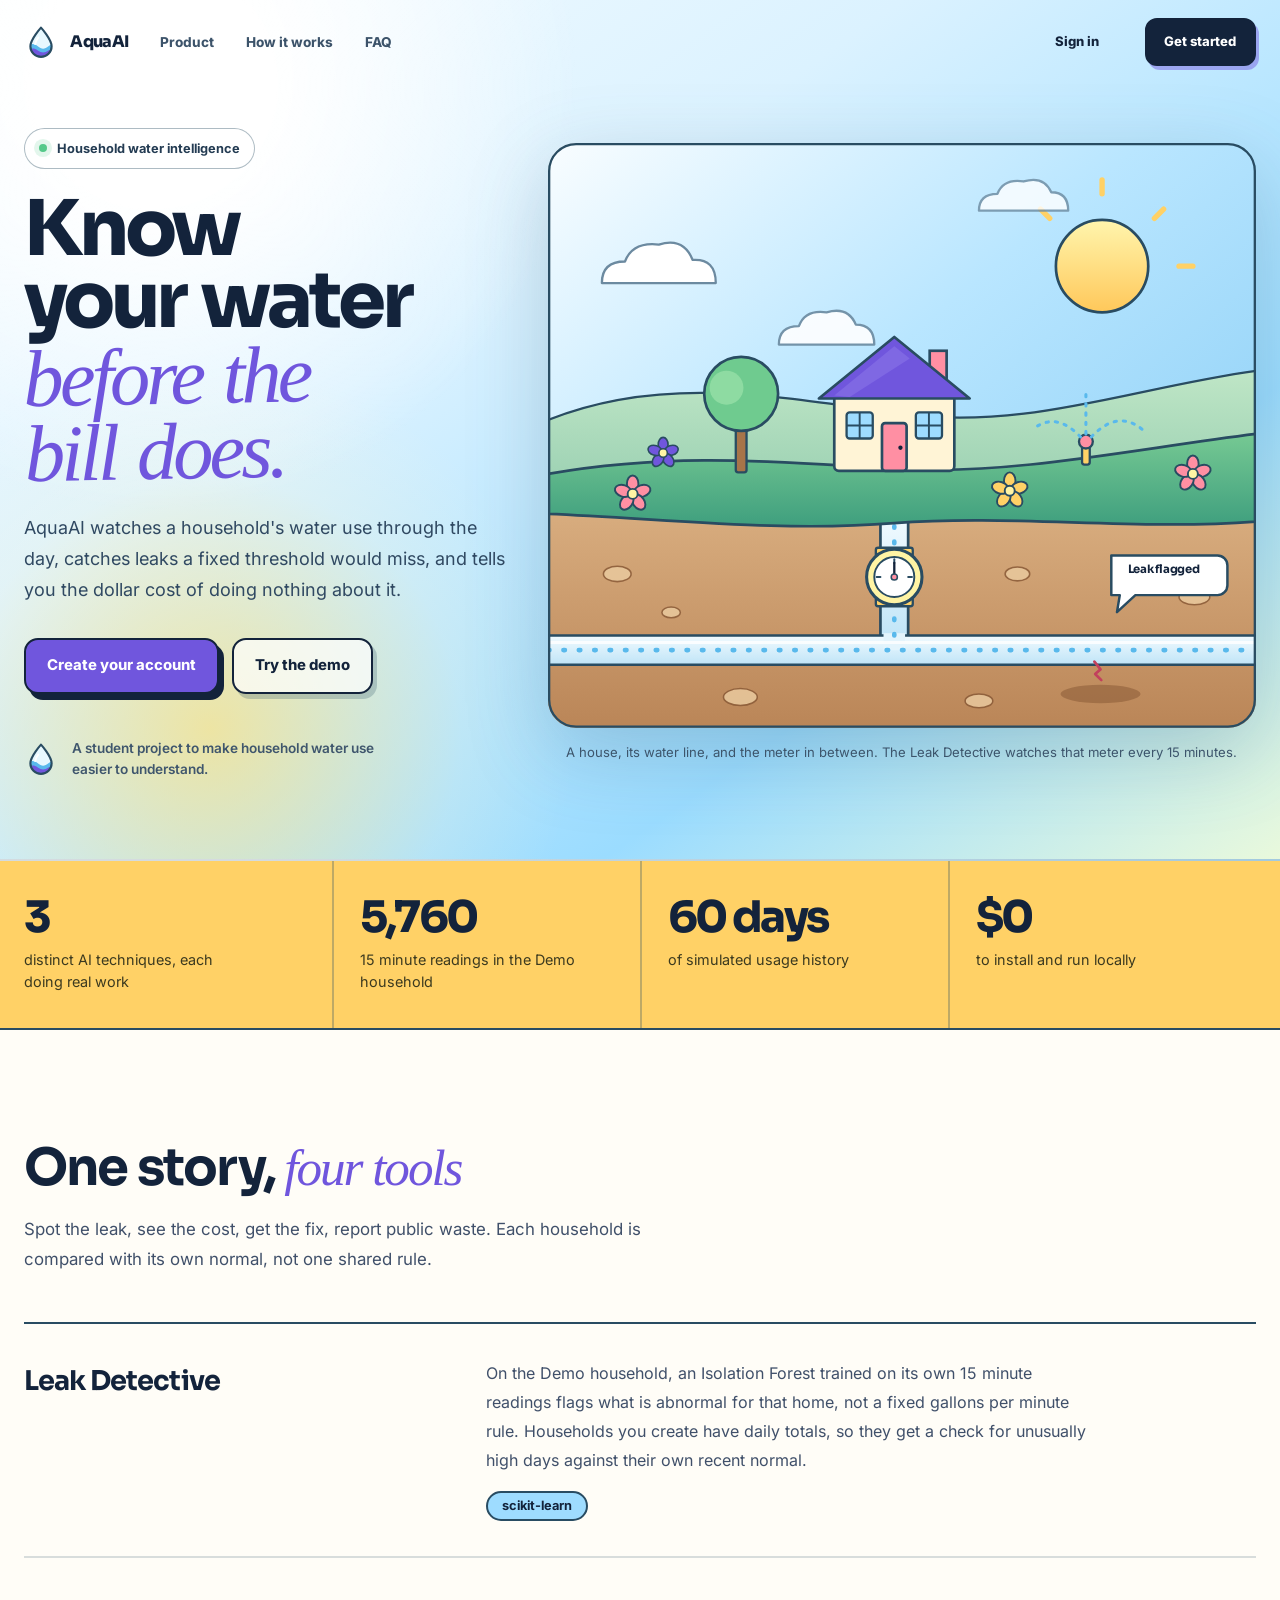
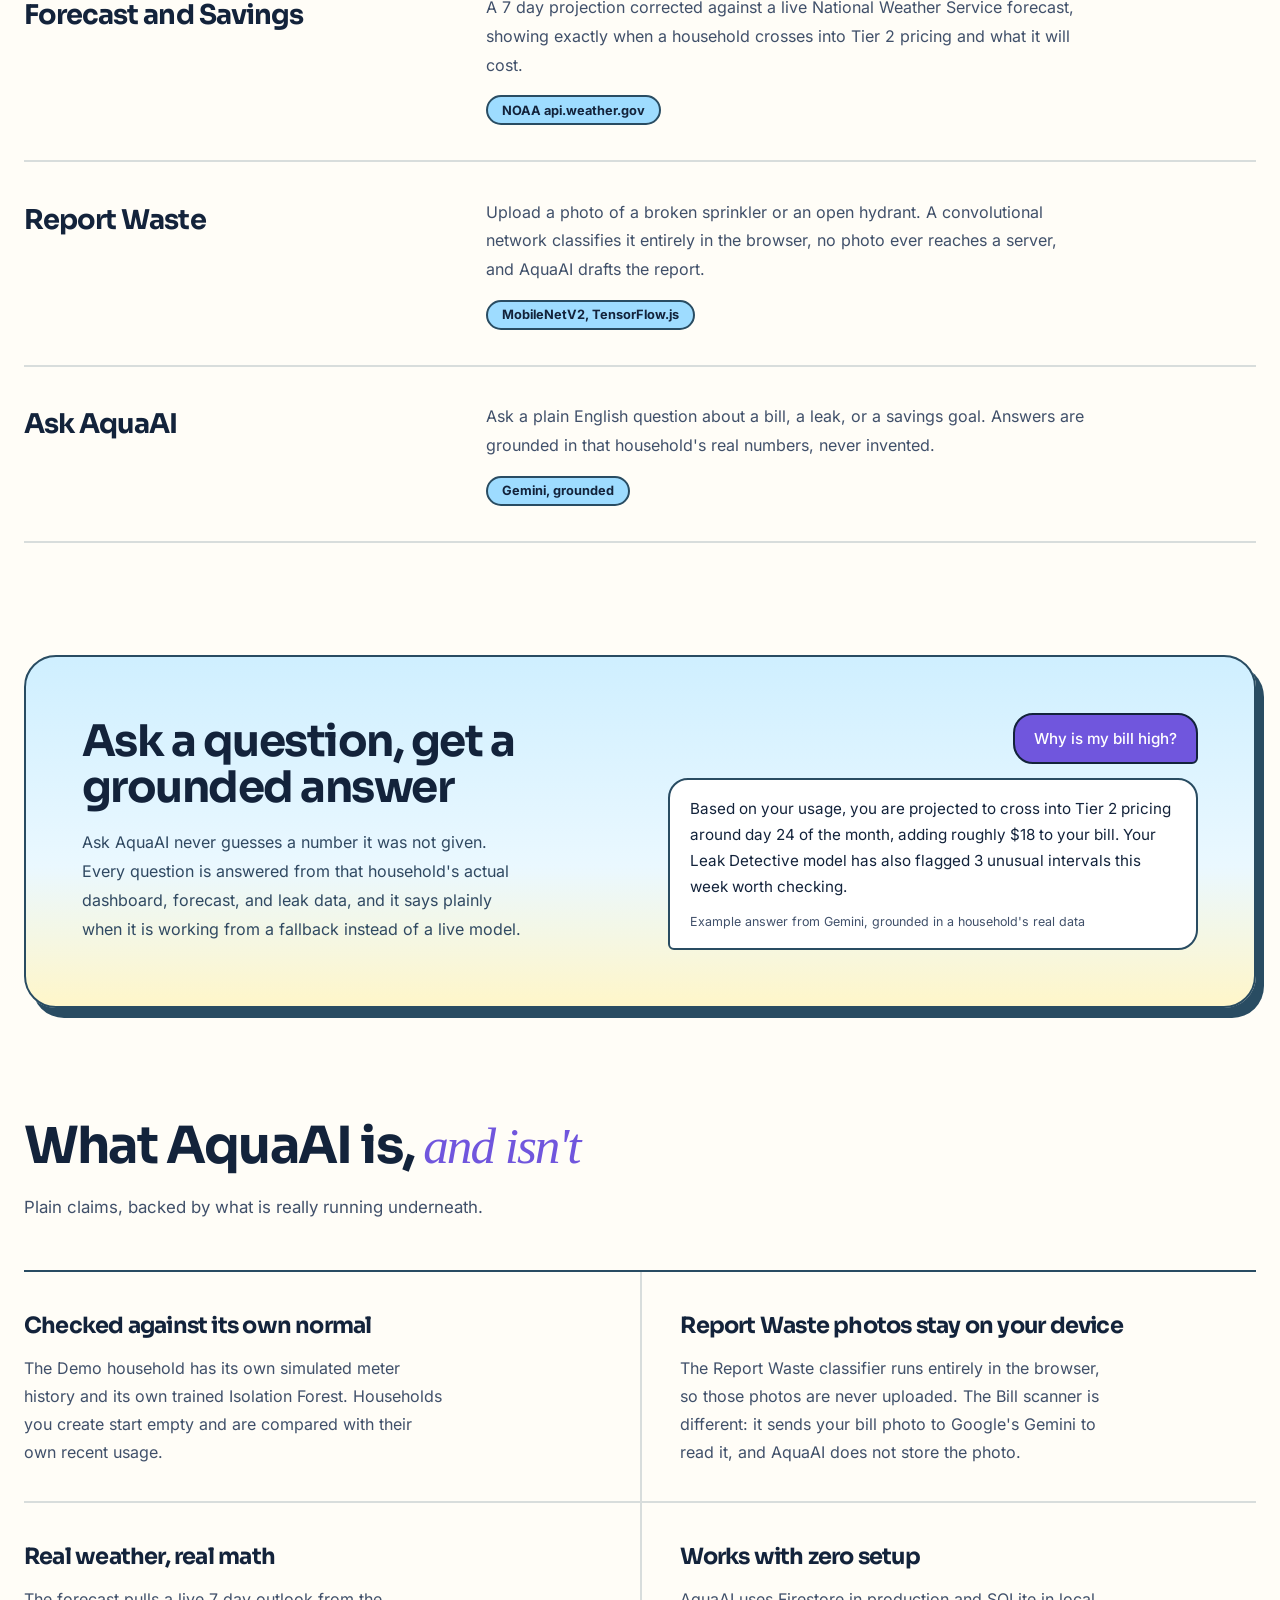
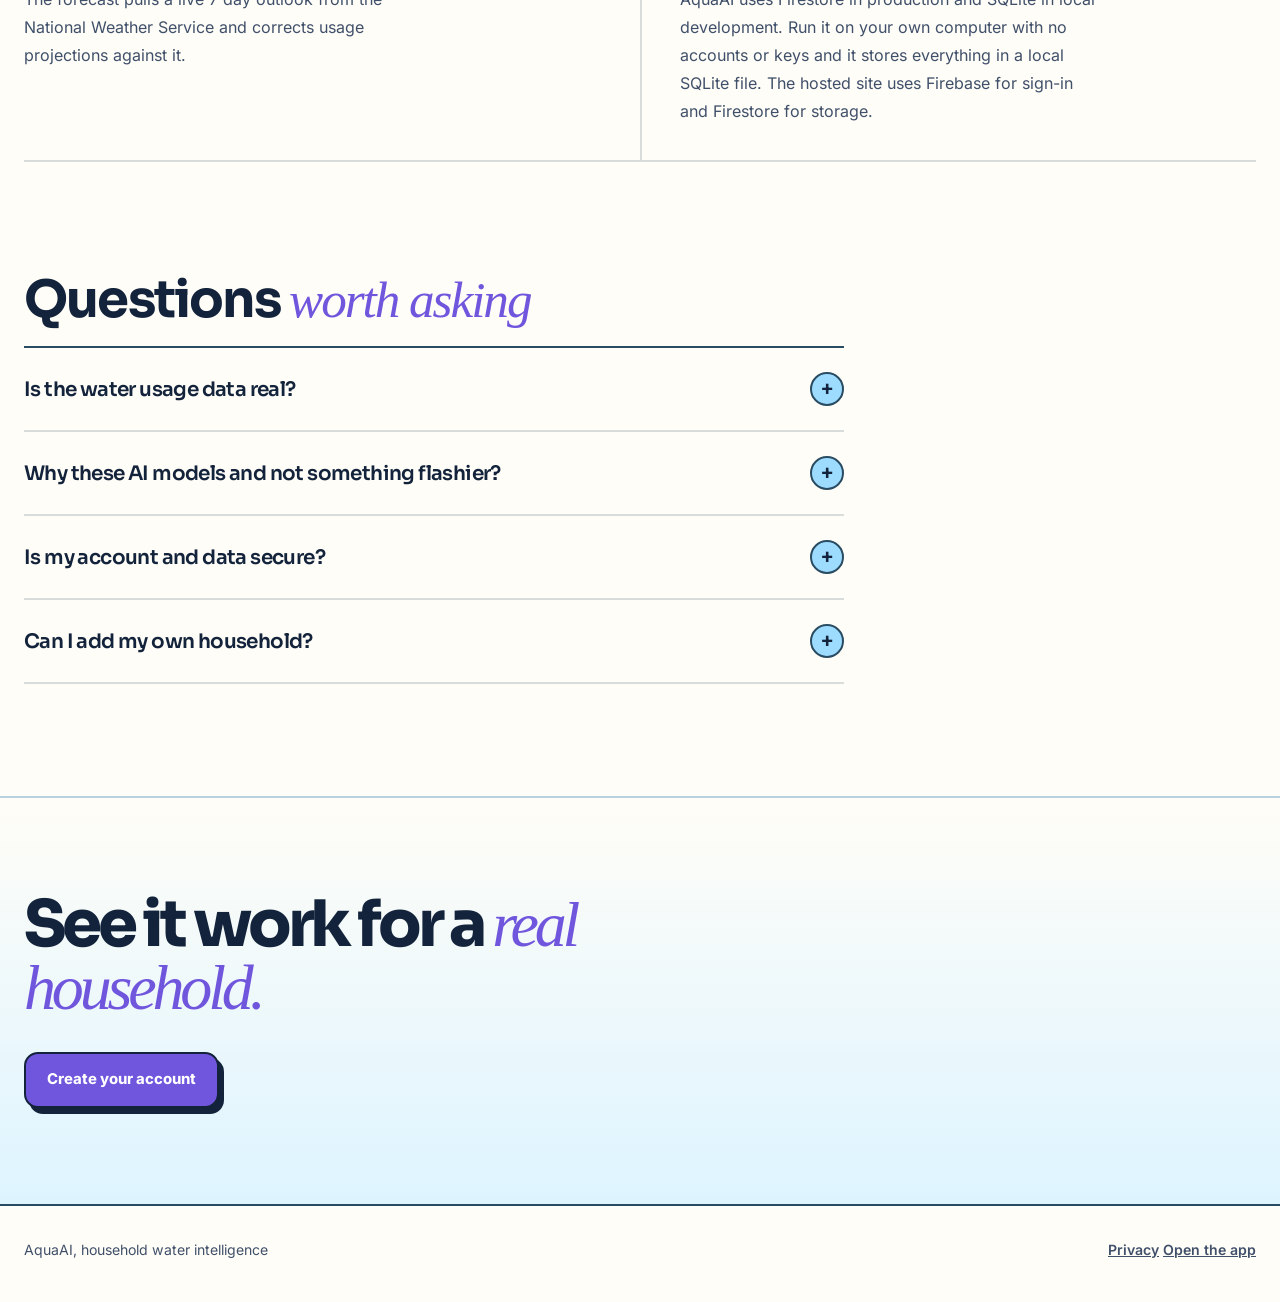
<file: frontend/landing.html>
<!DOCTYPE html>
<html lang="en">
<head>
<meta charset="UTF-8">
<meta name="viewport" content="width=device-width, initial-scale=1.0">
<title>AquaAI</title>
<link rel="icon" type="image/svg+xml" href="logo.svg">
<link rel="icon" type="image/png" sizes="64x64" href="logo-64.png">
<link rel="apple-touch-icon" href="logo-180.png">
<script src="js/theme.js"></script>
<link rel="stylesheet" href="css/tokens.css">
<link rel="stylesheet" href="css/landing.css">
</head>
<body>

<header class="site-header" id="site-header">
  <nav class="container site-nav" aria-label="Primary">
    <a href="landing.html" class="brand" aria-label="AquaAI home">
      <img class="brand-logo" src="logo.svg" width="34" height="34" alt="">
      AquaAI
    </a>
    <ul class="nav-links">
      <li><a href="#product">Product</a></li>
      <li><a href="#how-it-works">How it works</a></li>
      <li><a href="#faq">FAQ</a></li>
    </ul>
    <a class="nav-signin" id="nav-signin" href="/app#signin">Sign in</a>
    <a class="nav-cta js-signup" href="/app#signup">Get started</a>
  </nav>
</header>

<div class="hero-shell">
  <div class="hero-sun-wash"></div>
  <div class="container hero-layout">
    <div class="hero-copy">
      <span class="hero-kicker"><span class="hero-kicker-dot"></span>Household water intelligence</span>
      <h1 class="hero-title">Know your water <span>before the bill does.</span></h1>
      <p class="hero-lede">AquaAI watches a household's water use through the day, catches leaks a fixed threshold would miss, and tells you the dollar cost of doing nothing about it.</p>
      <div class="hero-actions">
        <a class="action-button action-button--primary js-signup" href="/app#signup">Create your account</a>
        <a class="action-button action-button--ghost" href="/app">Try the demo</a>
      </div>
      <div class="hero-footnote">
        <img class="brand-logo" src="logo.svg" width="34" height="34" alt="">
        <p>A student project to make household water use easier to understand.</p>
      </div>
    </div>

    <div class="scene">
      <svg viewBox="0 0 920 760" role="img" aria-labelledby="scene-title scene-desc">
        <title id="scene-title">A house with its underground water pipe</title>
        <desc id="scene-desc">A cutaway of a house on a green hill. A water pipe runs under the ground past a meter, and a small leak drips from the pipe on the right.</desc>
        <defs>
          <linearGradient id="skyWash" x1="0" y1="0" x2="1" y2="1">
            <stop offset="0" stop-color="#F9FDFF"/><stop offset=".42" stop-color="#B9E6FF"/><stop offset="1" stop-color="#7EC8F3"/>
          </linearGradient>
          <linearGradient id="sunGlow" x1="0" y1="0" x2="0" y2="1">
            <stop offset="0" stop-color="#FFF5AD"/><stop offset="1" stop-color="#FFC85A"/>
          </linearGradient>
          <linearGradient id="hillFar" x1="0" y1="0" x2="0" y2="1">
            <stop offset="0" stop-color="#BFE6C6"/><stop offset="1" stop-color="#86C4A7"/>
          </linearGradient>
          <linearGradient id="hillNear" x1="0" y1="0" x2="0" y2="1">
            <stop offset="0" stop-color="#76C993"/><stop offset="1" stop-color="#3F9F7E"/>
          </linearGradient>
          <linearGradient id="soil" x1="0" y1="0" x2="0" y2="1">
            <stop offset="0" stop-color="#D9AE80"/><stop offset="1" stop-color="#B98456"/>
          </linearGradient>
          <linearGradient id="pipe" x1="0" y1="0" x2="0" y2="1">
            <stop offset="0" stop-color="#F2FBFF"/><stop offset="1" stop-color="#BFE4F7"/>
          </linearGradient>
          <clipPath id="frame"><rect x="0" y="0" width="920" height="760" rx="36"/></clipPath>
          <g id="flower">
            <g fill="currentColor" stroke="#294C62" stroke-width="2.5">
              <ellipse cx="0" cy="-13" rx="7.5" ry="11"/>
              <ellipse cx="0" cy="-13" rx="7.5" ry="11" transform="rotate(72)"/>
              <ellipse cx="0" cy="-13" rx="7.5" ry="11" transform="rotate(144)"/>
              <ellipse cx="0" cy="-13" rx="7.5" ry="11" transform="rotate(216)"/>
              <ellipse cx="0" cy="-13" rx="7.5" ry="11" transform="rotate(288)"/>
            </g>
            <circle r="6.5" fill="#FFF4A4" stroke="#294C62" stroke-width="2.5"/>
          </g>
        </defs>

        <g clip-path="url(#frame)">
          <rect width="920" height="760" fill="url(#skyWash)"/>

          <g class="s-sun">
            <g stroke="#FFD166" stroke-width="7" stroke-linecap="round">
              <line x1="720" y1="48" x2="720" y2="66"/><line x1="800" y1="86" x2="788" y2="98"/>
              <line x1="838" y1="160" x2="820" y2="160"/><line x1="640" y1="86" x2="652" y2="98"/>
            </g>
            <circle cx="720" cy="160" r="60" fill="url(#sunGlow)" stroke="#294C62" stroke-width="3.5"/>
          </g>

          <g transform="translate(70 120)"><g class="s-cloud-a">
            <path d="M0 62 Q0 34 30 34 Q40 8 74 12 Q106 2 118 32 Q148 30 148 62 Z" fill="#fff" stroke="#6C8AA0" stroke-width="3" stroke-linejoin="round"/>
          </g></g>
          <g transform="translate(300 210)"><g class="s-cloud-b">
            <path d="M0 52 Q0 28 26 28 Q34 6 62 10 Q90 2 100 26 Q124 26 124 52 Z" fill="#fff" stroke="#6C8AA0" stroke-width="3" stroke-linejoin="round" opacity=".9"/>
          </g></g>
          <g transform="translate(560 40)"><g class="s-cloud-b">
            <path d="M0 48 Q0 26 24 26 Q32 6 58 10 Q84 2 94 24 Q116 24 116 48 Z" fill="#fff" stroke="#6C8AA0" stroke-width="3" stroke-linejoin="round" opacity=".8"/>
          </g></g>

          <path d="M0 360 C150 300 300 330 460 352 S760 318 920 296 V540 H0 Z" fill="url(#hillFar)" stroke="#294C62" stroke-width="3"/>

          <rect x="0" y="470" width="920" height="300" fill="url(#soil)"/>
          <g fill="#E9C99E" stroke="#8A5B38" stroke-width="2" opacity=".85">
            <ellipse cx="90" cy="560" rx="18" ry="10"/><ellipse cx="250" cy="720" rx="22" ry="11"/>
            <ellipse cx="610" cy="560" rx="16" ry="9"/><ellipse cx="840" cy="590" rx="20" ry="10"/>
            <ellipse cx="160" cy="610" rx="12" ry="7"/><ellipse cx="560" cy="725" rx="18" ry="9"/>
          </g>

          <rect x="432" y="480" width="36" height="170" fill="url(#pipe)" stroke="#294C62" stroke-width="3.5"/>
          <rect x="-10" y="640" width="940" height="38" rx="8" fill="url(#pipe)" stroke="#294C62" stroke-width="3.5"/>
          <rect x="436" y="637" width="28" height="22" fill="#E3F4FC"/>
          <path d="M-10 649 H930" stroke="#fff" stroke-width="4" stroke-linecap="round" opacity=".8"/>
          <line class="s-flow" x1="450" y1="640" x2="450" y2="492" stroke="#59B9EC" stroke-width="6" stroke-linecap="round"/>
          <line class="s-flow" x1="0" y1="659" x2="920" y2="659" stroke="#59B9EC" stroke-width="6" stroke-linecap="round"/>

          <rect x="426" y="526" width="48" height="12" rx="3" fill="#FFD166" stroke="#294C62" stroke-width="3"/>
          <rect x="426" y="590" width="48" height="12" rx="3" fill="#FFD166" stroke="#294C62" stroke-width="3"/>
          <circle cx="450" cy="564" r="36" fill="#FFF4A4" stroke="#294C62" stroke-width="4"/>
          <circle cx="450" cy="564" r="26" fill="#fff" stroke="#294C62" stroke-width="2.5"/>
          <g stroke="#294C62" stroke-width="2.5" stroke-linecap="round">
            <line x1="450" y1="541" x2="450" y2="546"/><line x1="427" y1="564" x2="432" y2="564"/><line x1="468" y1="564" x2="473" y2="564"/>
          </g>
          <rect class="s-needle" x="448.5" y="544" width="3" height="20" rx="1.5" fill="#13233B"/>
          <circle cx="450" cy="564" r="4" fill="#FF8FA3" stroke="#294C62" stroke-width="2"/>

          <ellipse cx="718" cy="716" rx="52" ry="12" fill="#8A5B38" opacity=".55"/>
          <path d="M710 678 L718 688 L711 694 L719 702" fill="none" stroke="#C2415D" stroke-width="3.5" stroke-linecap="round" stroke-linejoin="round" transform="translate(0 -4)"/>
          <circle class="s-ring" cx="718" cy="676" r="16" fill="none" stroke="#C2415D" stroke-width="3"/>
          <g fill="#9EDCFF" stroke="#294C62" stroke-width="2.5">
            <path class="s-drop" style="animation-delay:0s" d="M718 690 q-6 9 -6 13 a6 6 0 0 0 12 0 q0 -4 -6 -13 Z"/>
            <path class="s-drop" style="animation-delay:.63s" d="M706 692 q-5 8 -5 11 a5 5 0 0 0 10 0 q0 -3 -5 -11 Z"/>
            <path class="s-drop" style="animation-delay:1.26s" d="M732 692 q-5 8 -5 11 a5 5 0 0 0 10 0 q0 -3 -5 -11 Z"/>
          </g>

          <g transform="translate(762 560)">
            <path d="M0 0 H150 a14 14 0 0 1 14 14 V42 a14 14 0 0 1 -14 14 H34 L8 80 L12 56 H0 Z" fill="#fff" stroke="#294C62" stroke-width="3.5" stroke-linejoin="round" transform="translate(-30 -24) scale(.92)"/>
            <text x="38" y="-1" font-family="Sora, sans-serif" font-size="15" font-weight="700" fill="#13233B" text-anchor="middle" letter-spacing="-.3">Leak flagged</text>
          </g>

          <path d="M0 430 C180 398 330 418 470 424 S760 398 920 378 V492 C760 504 600 482 450 494 S150 488 0 482 Z" fill="url(#hillNear)" stroke="#294C62" stroke-width="3.5"/>

          <g>
            <rect x="244" y="356" width="14" height="72" rx="3" fill="#A77449" stroke="#294C62" stroke-width="3"/>
            <g class="s-sway">
              <circle cx="251" cy="326" r="48" fill="#6FCB8F" stroke="#294C62" stroke-width="3.5"/>
              <circle cx="232" cy="318" r="22" fill="#98E0A8" opacity=".75"/>
            </g>
          </g>

          <g>
            <rect x="372" y="326" width="156" height="100" rx="6" fill="#FFF4D6" stroke="#294C62" stroke-width="3.5"/>
            <rect x="496" y="270" width="22" height="48" fill="#FF8FA3" stroke="#294C62" stroke-width="3.5"/>
            <polygon points="352,332 450,252 548,332" fill="#7056DD" stroke="#294C62" stroke-width="3.5" stroke-linejoin="round"/>
            <polygon points="372,328 450,264 470,280 392,330" fill="#8D77EA" opacity=".55"/>
            <rect x="434" y="364" width="32" height="62" rx="4" fill="#FF8FA3" stroke="#294C62" stroke-width="3.5"/>
            <circle cx="458" cy="396" r="2.8" fill="#13233B"/>
            <rect x="388" y="350" width="34" height="34" rx="4" fill="#9EDCFF" stroke="#294C62" stroke-width="3"/>
            <line x1="405" y1="350" x2="405" y2="384" stroke="#294C62" stroke-width="2.5"/><line x1="388" y1="367" x2="422" y2="367" stroke="#294C62" stroke-width="2.5"/>
            <rect x="478" y="350" width="34" height="34" rx="4" fill="#9EDCFF" stroke="#294C62" stroke-width="3"/>
            <line x1="495" y1="350" x2="495" y2="384" stroke="#294C62" stroke-width="2.5"/><line x1="478" y1="367" x2="512" y2="367" stroke="#294C62" stroke-width="2.5"/>
          </g>

          <g>
            <rect x="694" y="392" width="10" height="26" rx="3" fill="#FFD166" stroke="#294C62" stroke-width="3"/>
            <circle cx="699" cy="388" r="9" fill="#FF8FA3" stroke="#294C62" stroke-width="3"/>
            <path class="s-spray" d="M706 382 Q740 346 772 372" fill="none" stroke="#59B9EC" stroke-width="4" stroke-linecap="round"/>
            <path class="s-spray" d="M692 382 Q660 348 630 372" fill="none" stroke="#59B9EC" stroke-width="4" stroke-linecap="round"/>
            <path class="s-spray" d="M699 378 Q699 340 699 326" fill="none" stroke="#59B9EC" stroke-width="4" stroke-linecap="round"/>
          </g>

          <use href="#flower" x="110" y="456" style="color:#FF8FA3"/>
          <use href="#flower" x="176" y="474" style="color:#7056DD" transform="translate(0 0) scale(.85)" />
          <use href="#flower" x="600" y="452" style="color:#FFD166"/>
          <use href="#flower" x="838" y="430" style="color:#FF8FA3" transform="translate(0 0)"/>
        </g>
        <rect x="1.5" y="1.5" width="917" height="757" rx="35" fill="none" stroke="#294C62" stroke-width="3"/>
      </svg>
      <p class="scene-caption">A house, its water line, and the meter in between. The Leak Detective watches that meter every 15 minutes.</p>
    </div>
  </div>
</div>

<div class="stat-band">
  <div class="container stat-strip">
    <div class="stat"><div class="v">3</div><div class="l">distinct AI techniques, each doing real work</div></div>
    <div class="stat"><div class="v">5,760</div><div class="l">15 minute readings in the Demo household</div></div>
    <div class="stat"><div class="v">60 days</div><div class="l">of simulated usage history</div></div>
    <div class="stat"><div class="v">$0</div><div class="l">to install and run locally</div></div>
  </div>
</div>

<main>
<div class="container">

  <section class="section" id="product">
    <h2 class="section-heading">One story, <em>four tools</em></h2>
    <p class="body-copy">Spot the leak, see the cost, get the fix, report public waste. Each household is compared with its own normal, not one shared rule.</p>
    <div class="capabilities">
      <div class="capability">
        <h3>Leak Detective</h3>
        <div><p>On the Demo household, an Isolation Forest trained on its own 15 minute readings flags what is abnormal for that home, not a fixed gallons per minute rule. Households you create have daily totals, so they get a check for unusually high days against their own recent normal.</p><span class="tag">scikit-learn</span></div>
      </div>
      <div class="capability">
        <h3>Forecast and Savings</h3>
        <div><p>A 7 day projection corrected against a live National Weather Service forecast, showing exactly when a household crosses into Tier 2 pricing and what it will cost.</p><span class="tag">NOAA api.weather.gov</span></div>
      </div>
      <div class="capability">
        <h3>Report Waste</h3>
        <div><p>Upload a photo of a broken sprinkler or an open hydrant. A convolutional network classifies it entirely in the browser, no photo ever reaches a server, and AquaAI drafts the report.</p><span class="tag">MobileNetV2, TensorFlow.js</span></div>
      </div>
      <div class="capability">
        <h3>Ask AquaAI</h3>
        <div><p>Ask a plain English question about a bill, a leak, or a savings goal. Answers are grounded in that household's real numbers, never invented.</p><span class="tag">Gemini, grounded</span></div>
      </div>
    </div>
  </section>

  <div class="showcase">
    <div>
      <h2>Ask a question, get a grounded answer</h2>
      <p>Ask AquaAI never guesses a number it was not given. Every question is answered from that household's actual dashboard, forecast, and leak data, and it says plainly when it is working from a fallback instead of a live model.</p>
    </div>
    <div class="chat-example">
      <div class="q">Why is my bill high?</div>
      <div class="a">Based on your usage, you are projected to cross into Tier 2 pricing around day 24 of the month, adding roughly $18 to your bill. Your Leak Detective model has also flagged 3 unusual intervals this week worth checking.
        <span class="src">Example answer from Gemini, grounded in a household's real data</span>
      </div>
    </div>
  </div>

  <section class="section" id="how-it-works">
    <h2 class="section-heading">What AquaAI is, <em>and isn't</em></h2>
    <p class="body-copy">Plain claims, backed by what is really running underneath.</p>
    <div class="standards">
      <div class="standard">
        <h3>Checked against its own normal</h3>
        <p>The Demo household has its own simulated meter history and its own trained Isolation Forest. Households you create start empty and are compared with their own recent usage.</p>
      </div>
      <div class="standard">
        <h3>Report Waste photos stay on your device</h3>
        <p>The Report Waste classifier runs entirely in the browser, so those photos are never uploaded. The Bill scanner is different: it sends your bill photo to Google's Gemini to read it, and AquaAI does not store the photo.</p>
      </div>
      <div class="standard">
        <h3>Real weather, real math</h3>
        <p>The forecast pulls a live 7 day outlook from the National Weather Service and corrects usage projections against it.</p>
      </div>
      <div class="standard">
        <h3>Works with zero setup</h3>
        <p>AquaAI uses Firestore in production and SQLite in local development. Run it on your own computer with no accounts or keys and it stores everything in a local SQLite file. The hosted site uses Firebase for sign-in and Firestore for storage.</p>
      </div>
    </div>
  </section>

  <section class="section" id="faq">
    <h2 class="section-heading">Questions <em>worth asking</em></h2>
    <div class="faq-list">
      <details class="faq-item">
        <summary>Is the water usage data real?<span class="plus">+</span></summary>
        <p>For the Demo household, no, and this is stated plainly in the app: its meter readings are simulated with realistic daily and weekly patterns, since a live feed would require a utility partnership. For households you create, the data is whatever you add: daily totals by hand or CSV, an import from a Flume meter, or a scanned water bill. The models, the weather forecast and the photo classifier are all real.</p>
      </details>
      <details class="faq-item">
        <summary>Why these AI models and not something flashier?<span class="plus">+</span></summary>
        <p>An earlier version used a TensorFlow LSTM on the backend for forecasting. That is a large dependency for predicting seven numbers, and a real risk of failing during a live demo. Isolation Forest and a browser side CNN do genuine, explainable work without that fragility.</p>
      </details>
      <details class="faq-item">
        <summary>Is my account and data secure?<span class="plus">+</span></summary>
        <p>On the hosted site, sign-in is handled by Firebase Authentication, so AquaAI never sees or stores your password, and password reset is available from the sign-in form. Sign-in, sign-up and the heavier features such as the assistant and the bill scanner are rate limited. Bill photos are sent to Google's Gemini to be read and are not stored, only the values read from them if you choose to save a bill. This is a student project, not a claim of enterprise grade security.</p>
      </details>
      <details class="faq-item">
        <summary>Can I add my own household?<span class="plus">+</span></summary>
        <p>Yes. Sign in, choose New household, pick a city and household size, and AquaAI trains a model for it immediately. Only you can see or delete a household you create.</p>
      </details>
    </div>
  </section>

</div>

<section class="final-cta">
  <div class="container">
    <h2>See it work for a <span>real household.</span></h2>
    <a class="action-button action-button--primary js-signup" href="/app#signup">Create your account</a>
  </div>
</section>
</main>

<footer>
  <div class="container footer-inner">
    <span>AquaAI, household water intelligence</span>
    <span><a href="/privacy">Privacy</a>  <a href="/app">Open the app</a></span>
  </div>
</footer>

<script src="js/landing.js"></script>
</body>
</html>
</file>
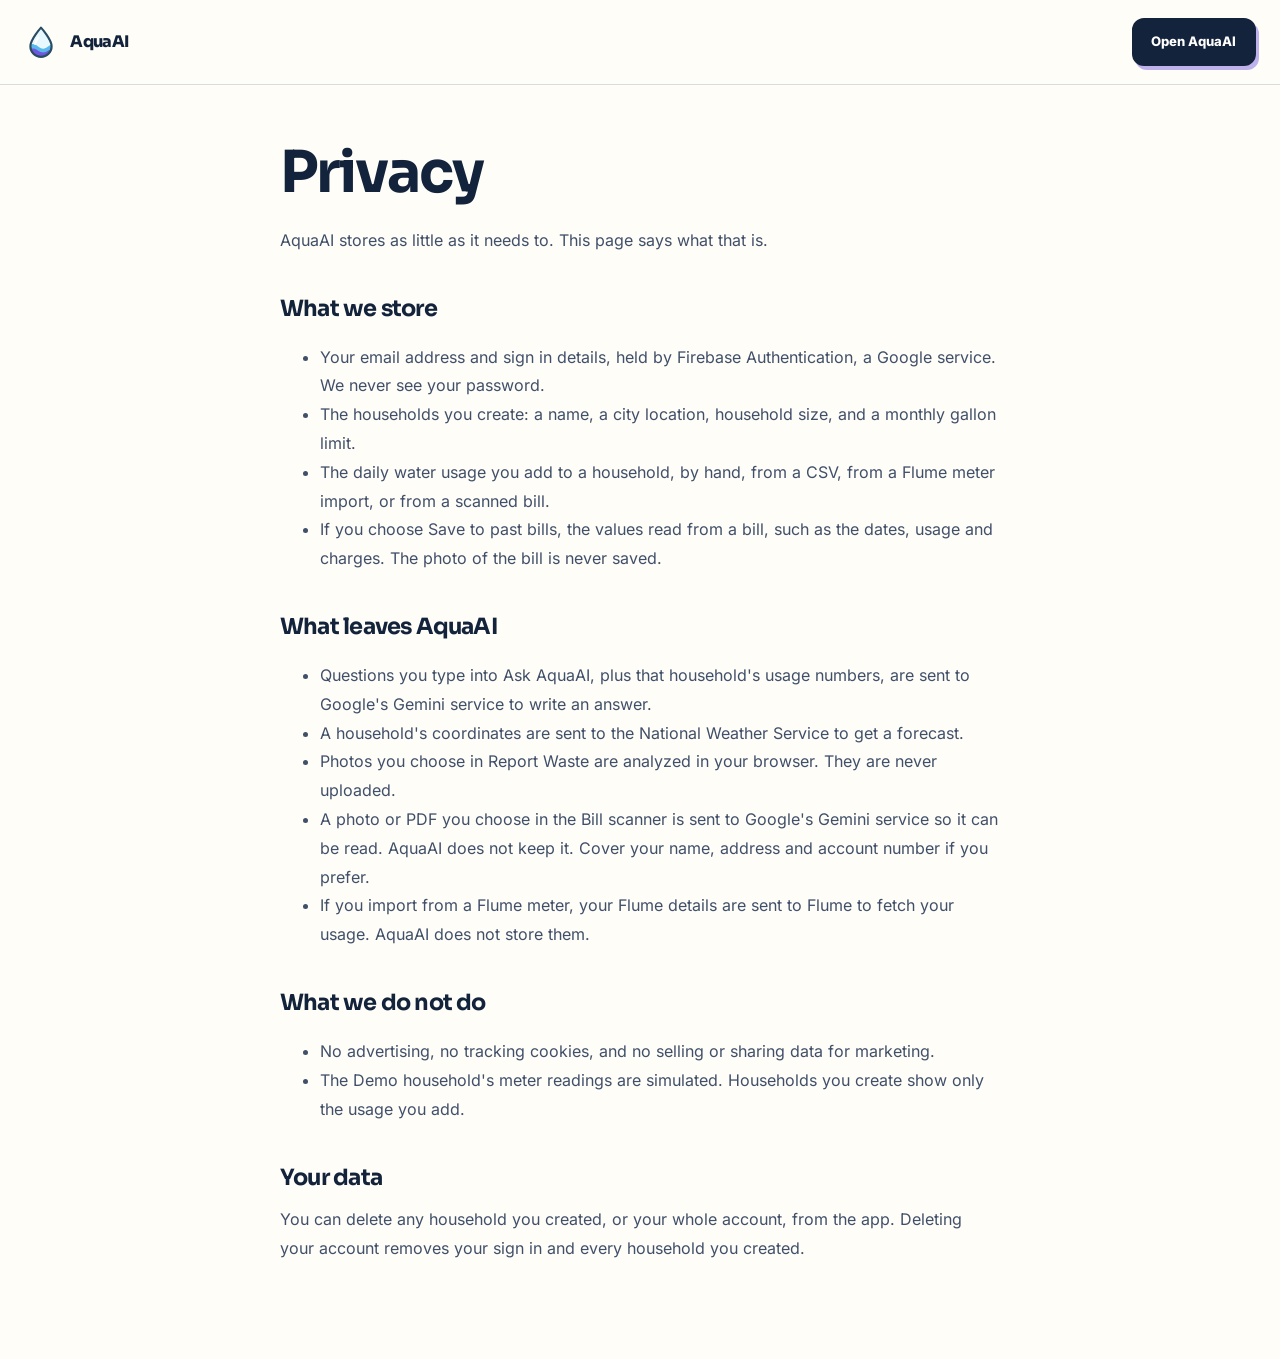
<file: frontend/privacy.html>
<!DOCTYPE html>
<html lang="en">
<head>
<meta charset="UTF-8">
<meta name="viewport" content="width=device-width, initial-scale=1.0">
<title>AquaAI</title>
<link rel="icon" type="image/svg+xml" href="logo.svg">
<link rel="icon" type="image/png" sizes="64x64" href="logo-64.png">
<link rel="apple-touch-icon" href="logo-180.png">
<script src="js/theme.js"></script>
<link rel="stylesheet" href="css/tokens.css">
<link rel="stylesheet" href="css/landing.css">
<style>.doc{max-width:720px;padding:9rem 0 5rem}.doc h1{font-size:clamp(2.2rem,5vw,3.6rem);line-height:1;margin-bottom:1.5rem}.doc h2{font-size:1.4rem;margin:2.2rem 0 .6rem}.doc p,.doc li{line-height:1.8}</style>
</head>
<body>
<header class="site-header scrolled">
  <nav class="container site-nav" aria-label="Primary">
    <a href="landing.html" class="brand" aria-label="AquaAI home">
      <img class="brand-logo" src="logo.svg" width="34" height="34" alt="">
      AquaAI
    </a>
    <a class="nav-cta" href="/app">Open AquaAI</a>
  </nav>
</header>
<main class="container doc">
  <h1>Privacy</h1>
  <p>AquaAI stores as little as it needs to. This page says what that is.</p>

  <h2>What we store</h2>
  <ul>
    <li>Your email address and sign in details, held by Firebase Authentication, a Google service. We never see your password.</li>
    <li>The households you create: a name, a city location, household size, and a monthly gallon limit.</li>
    <li>The daily water usage you add to a household, by hand, from a CSV, from a Flume meter import, or from a scanned bill.</li>
    <li>If you choose Save to past bills, the values read from a bill, such as the dates, usage and charges. The photo of the bill is never saved.</li>
  </ul>

  <h2>What leaves AquaAI</h2>
  <ul>
    <li>Questions you type into Ask AquaAI, plus that household's usage numbers, are sent to Google's Gemini service to write an answer.</li>
    <li>A household's coordinates are sent to the National Weather Service to get a forecast.</li>
    <li>Photos you choose in Report Waste are analyzed in your browser. They are never uploaded.</li>
    <li>A photo or PDF you choose in the Bill scanner is sent to Google's Gemini service so it can be read. AquaAI does not keep it. Cover your name, address and account number if you prefer.</li>
    <li>If you import from a Flume meter, your Flume details are sent to Flume to fetch your usage. AquaAI does not store them.</li>
  </ul>

  <h2>What we do not do</h2>
  <ul>
    <li>No advertising, no tracking cookies, and no selling or sharing data for marketing.</li>
    <li>The Demo household's meter readings are simulated. Households you create show only the usage you add.</li>
  </ul>

  <h2>Your data</h2>
  <p>You can delete any household you created, or your whole account, from the app. Deleting your account removes your sign in and every household you created.</p>
</main>
</body>
</html>
</file>
<file: frontend/css/tokens.css>
@font-face{font-family:'Sora';src:url('../fonts/sora-latin-wght-normal.woff2') format('woff2');font-weight:100 800;font-display:swap}
@font-face{font-family:'Inter';src:url('../fonts/inter-latin-wght-normal.woff2') format('woff2');font-weight:100 900;font-display:swap}
:root{
  --ink:#13233B;
  --graphite:#40506A;
  --paper:#FFFDF7;
  --cream:#FFF8E8;
  --sky:#9EDCFF;
  --sky-deep:#59B9EC;
  --sky-pale:#E7F8FF;
  --violet:#7056DD;
  --violet-dark:#503EB0;
  --sun:#FFD166;
  --leaf:#55C98A;
  --leaf-dark:#268263;
  --coral:#FF8FA3;
  --coral-dark:#C2415D;
  --outline:#294C62;
  --bg:var(--paper);
  --sub:var(--graphite);
  --line:rgba(41,76,98,.18);
  --panel:#fff;
  --gold-tint:#FFF1CC;
  --rust:#C2415D;
  --rust-tint:#FFE3E8;
  --leaf-tint:#DDF5E8;
  --font-display:'Sora','Avenir Next','Segoe UI',sans-serif;
  --font-body:'Inter','Avenir Next','Segoe UI',sans-serif;
  --font-accent:Georgia,'Times New Roman',serif;
  --surface:#fff;
  --solid:#13233B;
  --edge:#13233B;
  --shadow:#13233B;
  --soft-shadow:rgba(41,76,98,.24);
  --line-strong:rgba(41,76,98,.2);
  --tank-empty:#F4FBFF;
  --placeholder:#7C8CA3;
  --disabled-bg:#E5E9F0;
  --disabled-fg:#8C99AD;
  --disabled-edge:#B8C2D2;
  --gold-ink:#8A5A00;
  color-scheme:light;
}
:root[data-theme="dark"]{
  --ink:#EAF1FB;
  --graphite:#AEBBD0;
  --paper:#0E1A2B;
  --cream:#162338;
  --sky:#1F4468;
  --sky-pale:#13263E;
  --violet-dark:#B7AAFF;
  --leaf-dark:#6FDCA3;
  --coral-dark:#FF9FB2;
  --outline:#486B86;
  --line:rgba(255,255,255,.12);
  --panel:#13233A;
  --gold-tint:#3B3217;
  --rust:#FF9FB2;
  --rust-tint:#3A1D28;
  --leaf-tint:#14392B;
  --surface:#14233A;
  --solid:#20385A;
  --edge:#06101D;
  --shadow:#050B14;
  --soft-shadow:rgba(0,0,0,.4);
  --line-strong:rgba(255,255,255,.16);
  --tank-empty:#0F2238;
  --placeholder:#7F90A8;
  --disabled-bg:#1C2B42;
  --disabled-fg:#60728A;
  --disabled-edge:#2A3C56;
  --gold-ink:#FFD166;
  color-scheme:dark;
}
</file>
<file: frontend/css/landing.css>
*{box-sizing:border-box}
html{scroll-behavior:smooth}
body{margin:0;background:var(--paper);color:var(--graphite);font-family:var(--font-body);font-size:16px;line-height:1.65;overflow-x:hidden}
h1,h2,h3,h4,p{margin-top:0}
h1,h2,h3,h4{color:var(--ink);font-family:var(--font-display);letter-spacing:-.035em}
a{color:inherit}
:focus-visible{outline:3px solid var(--violet);outline-offset:4px;border-radius:8px}
::selection{background:#F8D87C;color:var(--ink)}
.container{width:min(100% - 48px,1240px);margin-inline:auto}

.site-header{position:fixed;z-index:100;top:0;left:0;width:100%;transition:background .22s,border-color .22s,backdrop-filter .22s;border-bottom:1px solid transparent}
.site-header.scrolled{background:rgba(255,253,247,.84);border-bottom-color:rgba(41,76,98,.18);backdrop-filter:blur(18px) saturate(1.2)}
.site-nav{display:flex;height:84px;align-items:center;justify-content:space-between;gap:2rem}
.brand{display:inline-flex;align-items:center;gap:.78rem;color:var(--ink);text-decoration:none;font-family:var(--font-display);font-size:1rem;font-weight:820;letter-spacing:-.045em}
.brand-logo{display:block;width:34px;height:34px;flex-shrink:0}
.nav-links{display:flex;align-items:center;gap:2rem;margin:0;padding:0;list-style:none}
.nav-links a{display:block;padding:.7rem 0;color:#3C536A;font-size:.85rem;font-weight:750;text-decoration:none}
.nav-links a:hover{color:var(--ink)}
.nav-signin{margin-left:auto;margin-right:14px;color:var(--ink);font-size:.82rem;font-weight:780;text-decoration:none}
.nav-signin:hover{text-decoration:underline}
.nav-cta{display:inline-flex;min-height:43px;align-items:center;padding:.68rem 1.1rem;color:#fff;border:2px solid var(--ink);border-radius:12px;background:var(--ink);box-shadow:3px 4px 0 rgba(112,86,221,.45);font-size:.82rem;font-weight:780;text-decoration:none;transition:transform .16s,box-shadow .16s}
.nav-cta:hover{transform:translateY(-2px);box-shadow:2px 2px 0 rgba(112,86,221,.45)}

.hero-shell{position:relative;overflow:hidden;isolation:isolate;background:radial-gradient(circle at 12% 10%,rgba(255,255,255,.98) 0 9%,transparent 31%),linear-gradient(145deg,#F8FDFF 0%,#DBF2FF 36%,#9BDCFF 73%,#E9F9DC 100%);border-bottom:2px solid rgba(41,76,98,.2)}
.hero-sun-wash{position:absolute;left:-160px;bottom:-240px;width:740px;height:740px;border-radius:50%;background:radial-gradient(circle,rgba(255,226,125,.7),rgba(255,246,201,.16) 48%,transparent 70%);pointer-events:none;z-index:-1}
.hero-layout{display:grid;grid-template-columns:minmax(0,.82fr) minmax(0,1.18fr);gap:2rem;align-items:center;padding-top:8rem;padding-bottom:5rem;min-height:780px}
.hero-copy{max-width:600px}
.hero-kicker{display:inline-flex;align-items:center;gap:.65rem;padding:.55rem .85rem;color:#243C53;border:1.5px solid rgba(41,76,98,.38);border-radius:999px;background:rgba(255,255,255,.55);backdrop-filter:blur(12px);font-size:.8rem;font-weight:700}
.hero-kicker-dot{width:.5rem;height:.5rem;border-radius:999px;background:var(--leaf);box-shadow:0 0 0 5px rgba(85,201,138,.16)}
.hero-title{margin:1.6rem 0 1.5rem;font-size:clamp(3.2rem,6vw,6.2rem);line-height:.93;font-weight:760;letter-spacing:-.055em;word-spacing:.06em;text-wrap:balance}
.hero-title span{display:inline-block;color:var(--violet);font-family:var(--font-accent);font-size:1.05em;font-style:italic;font-weight:500;letter-spacing:-.05em;transform:rotate(-1deg)}
.hero-lede{max-width:540px;color:#304962;font-size:clamp(1.05rem,1.4vw,1.2rem);line-height:1.75}
.hero-actions{display:flex;flex-wrap:wrap;gap:.85rem;margin-top:2rem}
.action-button{display:inline-flex;min-height:50px;align-items:center;justify-content:center;padding:.86rem 1.3rem;border:2px solid var(--ink);border-radius:14px;font-size:.93rem;font-weight:760;text-decoration:none;transition:transform .18s,box-shadow .18s}
.action-button:hover{transform:translateY(-3px)}
.action-button--primary{color:#fff;background:var(--violet);box-shadow:5px 6px 0 var(--ink)}
.action-button--primary:hover{box-shadow:3px 4px 0 var(--ink)}
.action-button--ghost{color:var(--ink);background:rgba(255,255,255,.7);box-shadow:4px 5px 0 rgba(41,76,98,.24)}
.hero-footnote{display:flex;align-items:center;gap:.9rem;margin-top:2.8rem;color:#3F566D;font-size:.85rem;font-weight:600}
.hero-footnote p{margin:0;line-height:1.5;max-width:34ch}

.scene{width:100%;max-width:820px;margin-inline:auto}
.scene svg{display:block;width:100%;height:auto;overflow:visible;filter:drop-shadow(0 24px 40px rgba(41,76,98,.22))}
.scene-caption{font-size:.82rem;color:#3F566D;margin:.9rem 0 0;text-align:center}

.s-sun{transform-box:fill-box;transform-origin:center;animation:s-breathe 6s ease-in-out infinite}
.s-cloud-a{animation:s-drift 26s ease-in-out infinite alternate}
.s-cloud-b{animation:s-drift 20s ease-in-out infinite alternate-reverse}
.s-flow{stroke-dasharray:2 18;animation:s-flow 1.6s linear infinite}
.s-drop{transform-box:fill-box;transform-origin:center;animation:s-fall 1.9s ease-in infinite;opacity:0}
.s-ring{transform-box:fill-box;transform-origin:center;animation:s-pulse 2.4s ease-out infinite;opacity:0}
.s-needle{transform-box:fill-box;transform-origin:50% 100%;animation:s-needle 4.2s ease-in-out infinite alternate}
.s-spray{stroke-dasharray:3 9;animation:s-flow 1.2s linear infinite}
.s-sway{transform-box:fill-box;transform-origin:center bottom;animation:s-sway 4.2s ease-in-out infinite}
@keyframes s-breathe{0%,100%{transform:scale(1)}50%{transform:scale(1.05)}}
@keyframes s-drift{from{transform:translateX(-14px)}to{transform:translateX(26px)}}
@keyframes s-flow{to{stroke-dashoffset:-20}}
@keyframes s-fall{0%{opacity:0;transform:translateY(-6px)}15%{opacity:1}100%{opacity:0;transform:translateY(46px)}}
@keyframes s-pulse{0%{opacity:.8;transform:scale(.7)}100%{opacity:0;transform:scale(2.6)}}
@keyframes s-needle{from{transform:rotate(-34deg)}to{transform:rotate(38deg)}}
@keyframes s-sway{0%,100%{transform:rotate(-3deg)}50%{transform:rotate(3deg)}}

.stat-band{background:var(--sun);border-bottom:2px solid var(--outline)}
.stat-strip{display:grid;grid-template-columns:repeat(4,1fr)}
.stat{padding:2.2rem 1.6rem;border-left:2px solid rgba(41,76,98,.3)}
.stat:first-child{border-left:none;padding-left:0}
.stat .v{font-family:var(--font-display);font-size:clamp(2rem,3.4vw,3.2rem);font-weight:760;letter-spacing:-.06em;line-height:1;color:var(--ink)}
.stat .l{margin-top:.6rem;font-size:.9rem;color:#3C3A1F;max-width:24ch;line-height:1.5}

.section{padding:7rem 0 0}
.section-heading{font-size:clamp(2.1rem,4vw,3.8rem);line-height:1.03;font-weight:700;max-width:16ch;margin-bottom:1.2rem}
.section-heading em{font-family:var(--font-accent);font-weight:500;color:var(--violet);letter-spacing:-.04em}
.body-copy{max-width:60ch;font-size:1.05rem;line-height:1.8;margin-bottom:3rem}

.capabilities{border-top:2px solid var(--outline)}
.capability{display:grid;grid-template-columns:minmax(0,.7fr) minmax(0,1.3fr);gap:3rem;padding:2.2rem 0;border-bottom:2px solid var(--line)}
.capability h3{font-size:1.7rem;font-weight:700}
.capability p{margin:0;max-width:60ch;line-height:1.8}
.capability .tag{display:inline-block;margin-top:1rem;font-size:.8rem;font-weight:700;color:var(--ink);background:var(--sky);border:2px solid var(--outline);border-radius:999px;padding:.15rem .85rem}

.showcase{margin-top:7rem;border:2.5px solid var(--outline);border-radius:32px;background:linear-gradient(180deg,#CFEFFF 0%,#EAF8FF 60%,#FFF6C9 100%);box-shadow:8px 10px 0 var(--outline);padding:3.5rem;display:grid;grid-template-columns:1fr 1fr;gap:3.5rem;align-items:center}
.showcase h2{font-size:clamp(1.9rem,3.4vw,3rem);line-height:1.05;font-weight:700;margin-bottom:1.1rem}
.showcase p{margin:0;max-width:44ch;color:#304962;line-height:1.8}
.chat-example{display:flex;flex-direction:column;gap:14px}
.chat-example .q{align-self:flex-end;background:var(--violet);color:#fff;border:2px solid var(--ink);padding:.7rem 1.2rem;border-radius:20px 20px 6px 20px;font-size:.95rem;font-weight:500}
.chat-example .a{align-self:flex-start;background:#fff;color:var(--ink);border:2px solid var(--outline);padding:1rem 1.25rem;border-radius:20px 20px 20px 6px;font-size:.95rem;line-height:1.7}
.chat-example .src{display:block;color:var(--graphite);font-size:.78rem;margin-top:.7rem}

.standards{display:grid;grid-template-columns:1fr 1fr;border-top:2px solid var(--outline)}
.standard{padding:2.2rem 2.4rem 2.2rem 0;border-bottom:2px solid var(--line)}
.standard:nth-child(even){padding-left:2.4rem;padding-right:0;border-left:2px solid var(--line)}
.standard h3{font-size:1.4rem;margin-bottom:.6rem;font-weight:700}
.standard p{margin:0;max-width:42ch;line-height:1.75}

.faq-list{border-top:2px solid var(--outline);max-width:820px}
.faq-item{border-bottom:2px solid var(--line);padding:1.5rem 0}
.faq-item summary{cursor:pointer;font-family:var(--font-display);font-size:1.25rem;font-weight:600;letter-spacing:-.03em;color:var(--ink);list-style:none;display:flex;justify-content:space-between;align-items:center;gap:1.5rem}
.faq-item summary::-webkit-details-marker{display:none}
.faq-item summary .plus{flex-shrink:0;width:34px;height:34px;display:flex;align-items:center;justify-content:center;border:2px solid var(--outline);border-radius:50%;background:var(--sky);font-size:1.3rem;line-height:1;transition:transform .2s}
.faq-item[open] summary .plus{transform:rotate(45deg);background:var(--sun)}
.faq-item p{margin:1rem 0 0;max-width:62ch;line-height:1.8}

.final-cta{margin-top:7rem;padding:6rem 0;background:linear-gradient(180deg,var(--paper),#DDF4FF);border-top:2px solid rgba(41,76,98,.2)}
.final-cta h2{font-size:clamp(2.4rem,5vw,4.8rem);line-height:.98;font-weight:760;letter-spacing:-.065em;max-width:12ch;margin-bottom:2rem}
.final-cta h2 span{font-family:var(--font-accent);font-style:italic;font-weight:500;color:var(--violet)}

footer{border-top:2px solid var(--outline);background:var(--paper);padding:2rem 0 2.6rem}
.footer-inner{display:flex;justify-content:space-between;align-items:center;gap:1rem;flex-wrap:wrap;font-size:.88rem}
footer a{font-weight:600}
footer a:hover{color:var(--violet)}

@media(prefers-reduced-motion:reduce){
  *{animation:none!important;transition:none!important}
  .s-drop{opacity:1}
  .s-ring{opacity:.5}
}
@media(max-width:980px){
  .hero-layout{grid-template-columns:1fr;padding-top:7rem;min-height:0}
  .showcase{grid-template-columns:1fr;padding:2.2rem 1.6rem}
  .nav-links{display:none}
}
@media(max-width:720px){
  .container{width:min(100% - 36px,1240px)}
  .stat-strip{grid-template-columns:1fr 1fr}
  .stat:nth-child(3){border-left:none;padding-left:0}
  .stat:nth-child(n+3){border-top:2px solid rgba(41,76,98,.3)}
  .capability{grid-template-columns:1fr;gap:.8rem}
  .standards{grid-template-columns:1fr}
  .standard,.standard:nth-child(even){padding:1.8rem 0;border-left:none}
  .section{padding-top:5rem}
}
[hidden]{display:none!important}

:root[data-theme="dark"] ::selection{background:#6B5A1E;color:#fff}
:root[data-theme="dark"] .site-header.scrolled{background:rgba(14,26,43,.86);border-bottom-color:rgba(255,255,255,.12)}
:root[data-theme="dark"] .nav-links a{color:#AEBBD0}
:root[data-theme="dark"] .nav-cta{color:#0E1A2B;border-color:#EAF1FB;background:#EAF1FB}
:root[data-theme="dark"] .hero-shell{background:radial-gradient(circle at 12% 10%,rgba(112,86,221,.22) 0 9%,transparent 31%),linear-gradient(145deg,#0E1A2B 0%,#12263F 40%,#173A5C 75%,#13302A 100%);border-bottom-color:rgba(255,255,255,.12)}
:root[data-theme="dark"] .hero-sun-wash{opacity:.25}
:root[data-theme="dark"] .hero-kicker{color:#D6E1F0;border-color:rgba(255,255,255,.22);background:rgba(20,35,58,.6)}
:root[data-theme="dark"] .hero-lede,:root[data-theme="dark"] .showcase p{color:#C2CEDF}
:root[data-theme="dark"] .hero-footnote,:root[data-theme="dark"] .scene-caption{color:#AEBBD0}
:root[data-theme="dark"] .action-button--primary{box-shadow:5px 6px 0 #050B14}
:root[data-theme="dark"] .action-button--ghost{background:rgba(20,35,58,.8);box-shadow:4px 5px 0 rgba(0,0,0,.4)}
:root[data-theme="dark"] .scene svg{filter:drop-shadow(0 24px 40px rgba(0,0,0,.45))}
:root[data-theme="dark"] .stat-band{border-bottom-color:#06101D}
:root[data-theme="dark"] .stat .v{color:#13233B}
:root[data-theme="dark"] .showcase{background:linear-gradient(180deg,#14304D 0%,#13263E 60%,#2A2614 100%);box-shadow:8px 10px 0 #050B14}
:root[data-theme="dark"] .chat-example .a{background:#14233A}
:root[data-theme="dark"] .final-cta{background:linear-gradient(180deg,var(--paper),#13263E);border-top-color:rgba(255,255,255,.12)}
</file>
